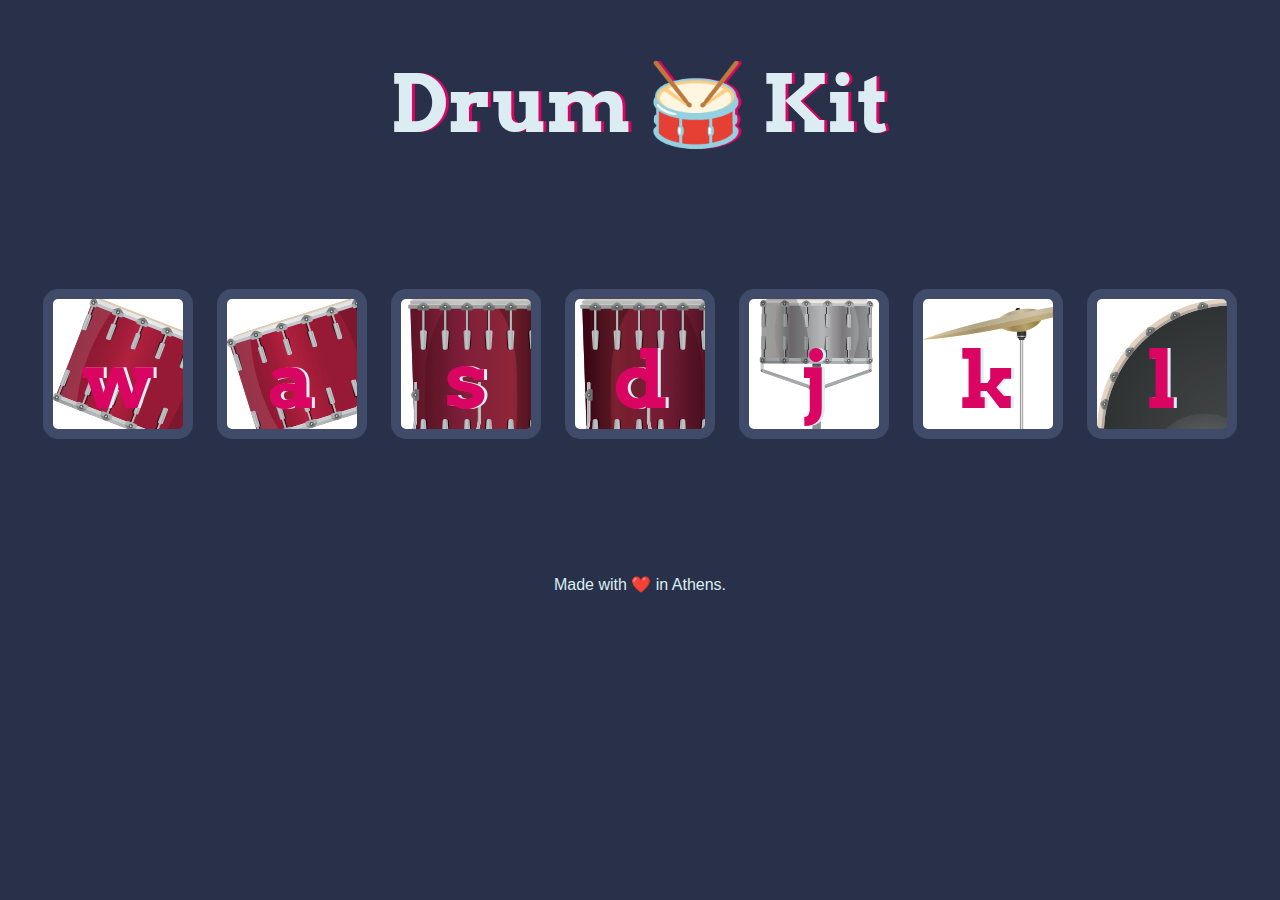
<file: projects/Drum-Kit/index.html>
<!DOCTYPE html>
<html lang="en" dir="ltr">

<head>
  <meta charset="utf-8">
  <title>Drum Kit</title>
  <link rel="stylesheet" href="styles.css">
  <link href="https://fonts.googleapis.com/css?family=Arvo" rel="stylesheet">
</head>

<body>

  <h1 id="title">Drum 🥁 Kit</h1>
  <div class="set">
    <button class="w drum">w</button>
    <button class="a drum">a</button>
    <button class="s drum">s</button>
    <button class="d drum">d</button>
    <button class="j drum">j</button>
    <button class="k drum">k</button>
    <button class="l drum">l</button>
  </div>


  <footer>
    Made with ❤️ in Athens.
  </footer>

  <script src="./index.js"></script>
</body>

</html>
</file>
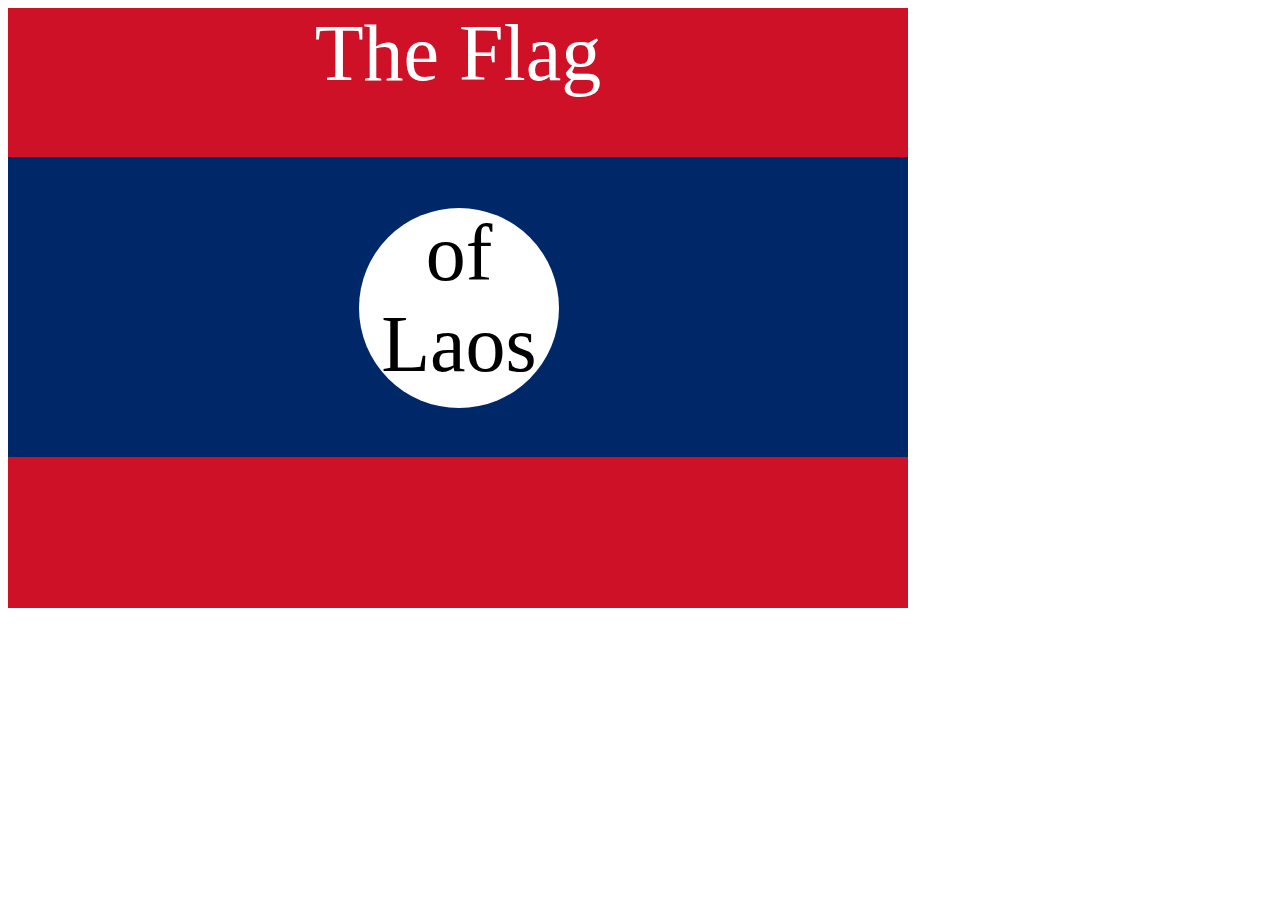
<file: projects/flag/index.html>
<!DOCTYPE html>
<html lang="en">

<head>
  <meta charset="UTF-8">
  <title>CSS Flag Project</title>
  <style>
    .flag {
      width: 900px;
      height: 600px;;
      background-color: #CE1126;
      position: relative;
    }
    
    .flag > p {
      text-align: center;
      color: white;
      position: relative;
      font-size: 80px;
      margin: 0%; 
      padding:  0%;
    }

  .flag > div {
    text-align: center;
    background-color: #002868;
    height: 300px;
    position: relative;
    margin-top: 58px;
  }

  .flag > div > div {
    background-color: white;
    width: 200px;
    height: 200px;
    border-radius: 50%;
    position: relative;
    left: 39%;
    top: 17%;
  }

  p {
    position: absolute;
    font-size: 80px;
    margin-top: 0;
}
  </style>
</head>
<body>
  <div class="flag">
    <p>The Flag</p>
    <div>
      <div>
        <p>of Laos</p>
      </div>
    </div>
  </div>
</body>

</html>
</file>
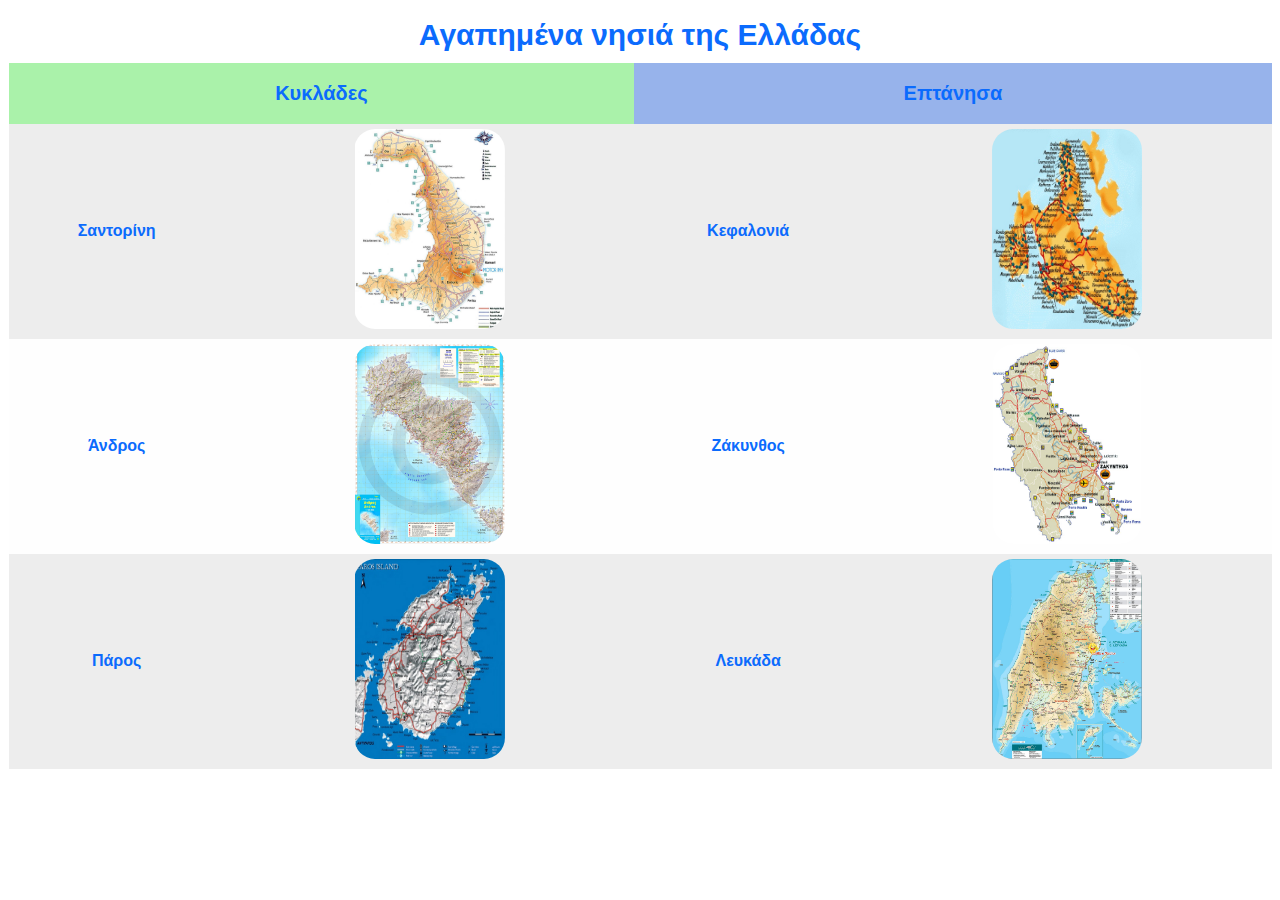
<file: projects/islands/index.html>
<!DOCTYPE html>
<html lang="el">
<head>
    <meta charset="UTF-8">
    <title>Nησιά της Ελλάδας</title>
    <style>
        caption {
            font-weight: bold;
            padding: 10px;
            font-size: 30px;
        }

        table {
            width: 100%;
            color: #0b6bfd;
            font-family: Helvetica;
            border-collapse: collapse;
        }

        th, td {
            border: 1px solid transparent;
            height: 30px;
            transition: all 1.5s;
            font-weight: bold;
            text-align: center;
        }

        th {
            font-size: 20px;
            padding: 15px;
        }

        th.kyklades {
            background-color: #aaf2aa;
        }

        th.eptanisa {
            background-color: #97b3eb;
        }

        td {
            background-color: #FAFAFA;
        }

        tr:nth-child(even) td{
            background-color: #ededed;
        }

        tr:nth-child(odd) td{
            background-color: #FEFEFE;
        }

        tr td:hover {
            background-color: #666;
            color: #fff;
        }

        img {
            border-radius: 25px;
            width: 150px;
            height: 200px;
            padding: 1%;
        }

    </style>
</head>
<body>
    <table>
        <caption>Αγαπημένα νησιά της Ελλάδας</caption>
        <tr>
            <th colspan="2" class="kyklades">Κυκλάδες</th>
            <th colspan="2" class="eptanisa">Επτάνησα</th>
        </tr>
        <tr>
            <td>Σαντορίνη</td>
            <td><a href="https://el.wikipedia.org/wiki/%CE%A3%CE%B1%CE%BD%CF%84%CE%BF%CF%81%CE%AF%CE%BD%CE%B7" target="_blank"><img src="./photos/santorini.jpg" alt="Σαντορίνη" /></a></td>
            <td>Κεφαλονιά</td>
            <td><a href="https://el.wikipedia.org/wiki/%CE%9A%CE%B5%CF%86%CE%B1%CE%BB%CE%BF%CE%BD%CE%B9%CE%AC" target="_blank"><img src="./photos/kefalonia.jpg" alt="Κεφαλονιά"/></a></td>
        </tr>
        <tr>
            <td>Άνδρος</td>
            <td><a href="https://el.wikipedia.org/wiki/%CE%86%CE%BD%CE%B4%CF%81%CE%BF%CF%82" target="_blank"><img src="./photos/andros.jpg" alt="Άνδρος" /></a></td>
            <td>Ζάκυνθος</td>
            <td><a href="https://el.wikipedia.org/wiki/%CE%96%CE%AC%CE%BA%CF%85%CE%BD%CE%B8%CE%BF%CF%82" target="_blank"><img src="./photos/zakynthos.jpg" alt="Ζάκυνθος" /></a></td>
        </tr>
        <tr>
            <td>Πάρος</td>
            <td><a href="https://el.wikipedia.org/wiki/%CE%A0%CE%AC%CF%81%CE%BF%CF%82" target="_blank"><img src="./photos/paros.jpg" alt="Πάρος" /></a></td>
            <td>Λευκάδα</td>
            <td><a href="https://el.wikipedia.org/wiki/%CE%9B%CE%B5%CF%85%CE%BA%CE%AC%CE%B4%CE%B1" target="_blank"><img src="./photos/leykada.jpg" alt="Λευκάδα" /></a></td>
        </tr>
    </table>
 
</body>
</html>
</file>
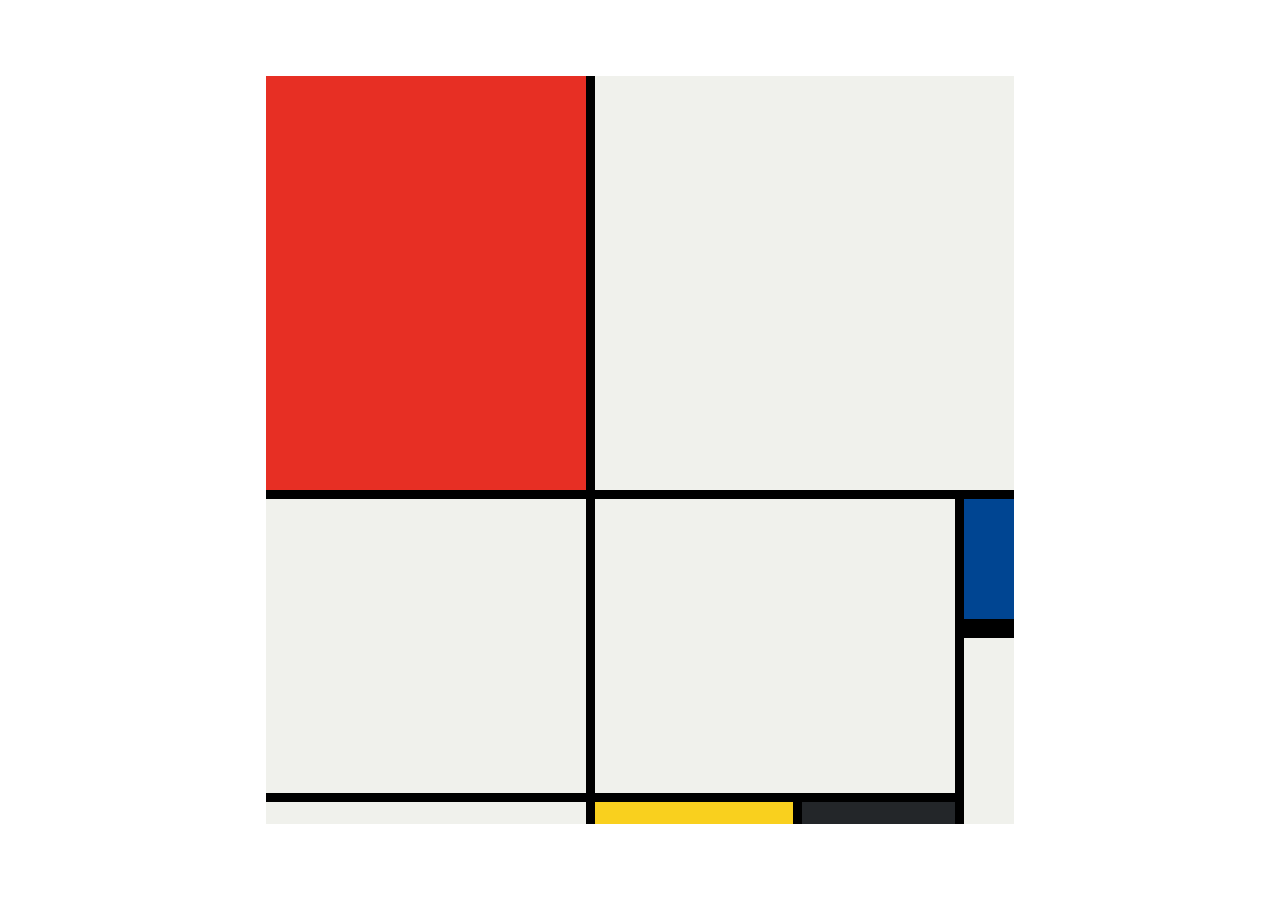
<file: projects/mondrian/index.html>
<!DOCTYPE html>
<html lang="en">

<head>
  <meta charset="UTF-8">
  <meta name="viewport" content="width=device-width, initial-scale=1.0">
  <title>Mondrian Project</title>
  <style>
    body {
      display: flex;
      justify-content: center;
      align-items: center;
      height: 100vh;
      margin: 0;
      padding: 0;
    }
    
    .container {
      display: grid;
      background-color: black;
      height: 748px;
      width: 748px;
      grid-template-columns: 320px 198px 153px 50px;
      grid-template-rows: 414px 130px 155px 22px;
      gap: 9px;
    }
    .red {
      background-color: #E72F24;
    }

    .white {
      background-color: #F0F1EC;
    }

    .white-1 {
      grid-column: span 3;
    }

    .white-2, .white-3 {
      grid-row: span 2;
    }

    .white-3 {
      grid-column: span 2;
    }

    .white-4 {
      grid-row: span 2;
    }

    .blue {
      background-color: #004592;
      border-bottom: 10px solid black;
    }
    .yellow {
      background-color: #F9D01E;
    }
    .black {
      background-color: #232629;
    }


  
  </style>
</head>

<body>
  <div class="container">
    <div class="red"></div>
    <div class="white white-1" ></div>
    <div class="white white-2" ></div>
    <div class="white white-3" ></div>
    <div class="blue" ></div>
    <div class="white white-4" ></div>
    <div class="white white-5" ></div>
    <div class="yellow" ></div>
    <div class="black" ></div>
  </div>
</body>

</html>
</file>
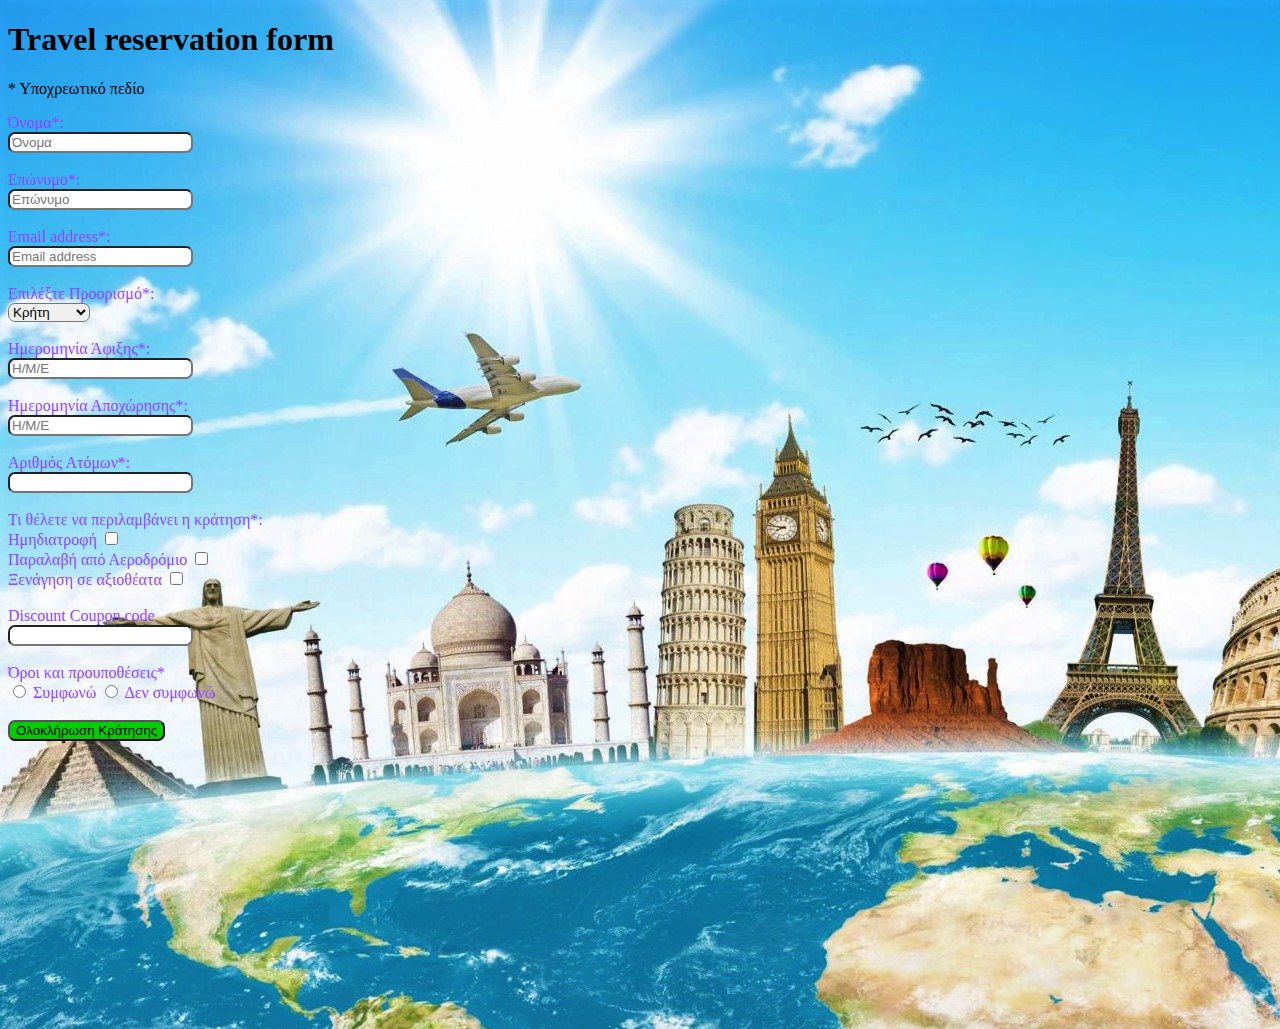
<file: projects/travel/index.html>
<!DOCTYPE html>
<head>
    <meta charset="UTF-8">
    <title>Travel Reservation</title>
    <style>
        body {
            background-image: url(./images/pic.jpeg);
            height: 1000px;
        }

        .input-field {
            border-radius: 7px;
        }
        
        input[type=submit] {
            background-color: #00cc00; 
        }

        input[type=submit]:hover {
            background-color: #00ff00;
        }

        .attributes {
            color: #9047ff;
        }
    </style>
</head>
<body>
    <h1>Travel reservation form</h1>
    <p>* Υποχρεωτικό πεδίο</p>

    <form>
        <label for="onoma" class="attributes">Όνομα*:</label><br>
        <input class="input-field" type="text" id="onoma" name="onoma" placeholder="Όνομα"><br><br>

        <label for="eponimo" class="attributes">Επώνυμο*:</label><br>
        <input class="input-field" type="text" id="eponimo" name="eponimo" placeholder="Επώνυμο"><br><br>

        <label for="email" class="attributes">Email address*:</label><br>
        <input class="input-field" type="email" id="email" name="email" placeholder="Email address"><br><br>

        <label for="proorismo" class="attributes">Επιλέξτε Προορισμό*:</label><br>
        <select class="input-field" id="proorismo" name="proorismo">
            <option value="kriti">Κρήτη</option>
            <option value="santorini">Σαντορίνη</option>
            <option value="zakintho">Ζάκυνθο</option>
            <option value="serifo">Σέριφο</option>
        </select><br><br>

        <label for="afixi" class="attributes">Ημερομηνία Άφιξης*:</label><br>
        <input class="input-field" type="text" id="afixi" name="afixi" placeholder="Η/Μ/Ε"><br><br>

        <label for="apoxorisi" class="attributes">Ημερομηνία Αποχώρησης*:</label><br>
        <input class="input-field" type="text" id="apoxorisi" name="apoxorisi" placeholder="Η/Μ/Ε"><br><br>


        <label for="atoma" class="attributes">Αριθμός Ατόμων*:</label><br>
        <input class="input-field" type="number" id="atoma" name="atoma"><br><br>

        <label class="attributes">Τι θέλετε να περιλαμβάνει η κράτηση*:</label><br>
        <label for="imidiatrofi" class="attributes">Ημηδιατροφή</label>
        <input type="checkbox" id="imidiatrofi" name="imidiatrofi" value="imidiatrofi"><br>
        <label for="aerodromio" class="attributes">Παραλαβή από Αεροδρόμιο</label>
        <input type="checkbox" id="aerodromio" name="aerodromio" value="aerodromio"><br>
        <label for="xenagisi" class="attributes">Ξενάγηση σε αξιοθέατα</label>
        <input type="checkbox" id="xenagisi" name="xenagisi" value="xenagisi"><br><br>

        <label for="discount" class="attributes">Discount Coupon code</label><br>
        <input class="input-field" type="text" id="discount" name="discount"><br><br>

        <label class="attributes">Όροι και προυποθέσεις*</label><br>
        <input type="radio" id="simfono" name="oroi" value="simfono">
        <label for="simfono" class="attributes">Συμφωνώ</label>
        <input type="radio" id="diafono" name="oroi" value="diafono">
        <label for="diafono" class="attributes">Δεν συμφωνώ</label><br><br>

        <input class="input-field" type="submit" value="Ολοκλήρωση Κράτησης">
    </form>
</body>
</html>
</file>
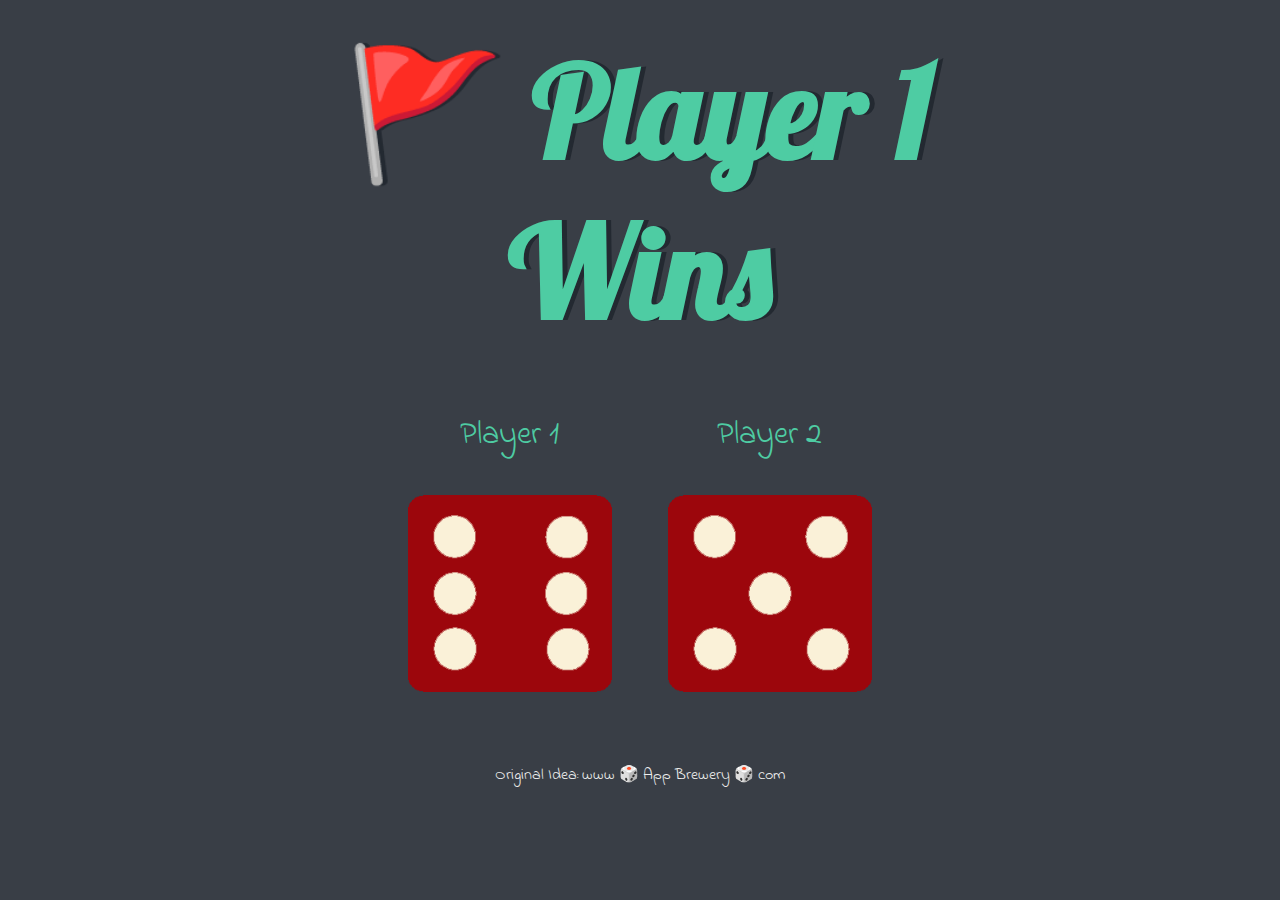
<file: projects/Dicee/dicee.html>
<!DOCTYPE html>
<html lang="en" dir="ltr">
  <head>
    <meta charset="utf-8">
    <title>Dicee</title>
    <link rel="stylesheet" href="styles.css">
    <link href="https://fonts.googleapis.com/css?family=Indie+Flower|Lobster" rel="stylesheet">

  </head>
  <body>

    <div class="container">
      <h1>Refresh Me</h1>

      <div class="dice">
        <p>Player 1</p>
        <img class="img1" src="./images/dice6.png">
      </div>

      <div class="dice">
        <p>Player 2</p>
        <img class="img2" src="./images/dice6.png">
      </div>

    </div>

    
  <script src="index.js"></script>
  </body>

  <footer>
    Original Idea: www 🎲 App Brewery 🎲 com
  </footer>
</html>
</file>
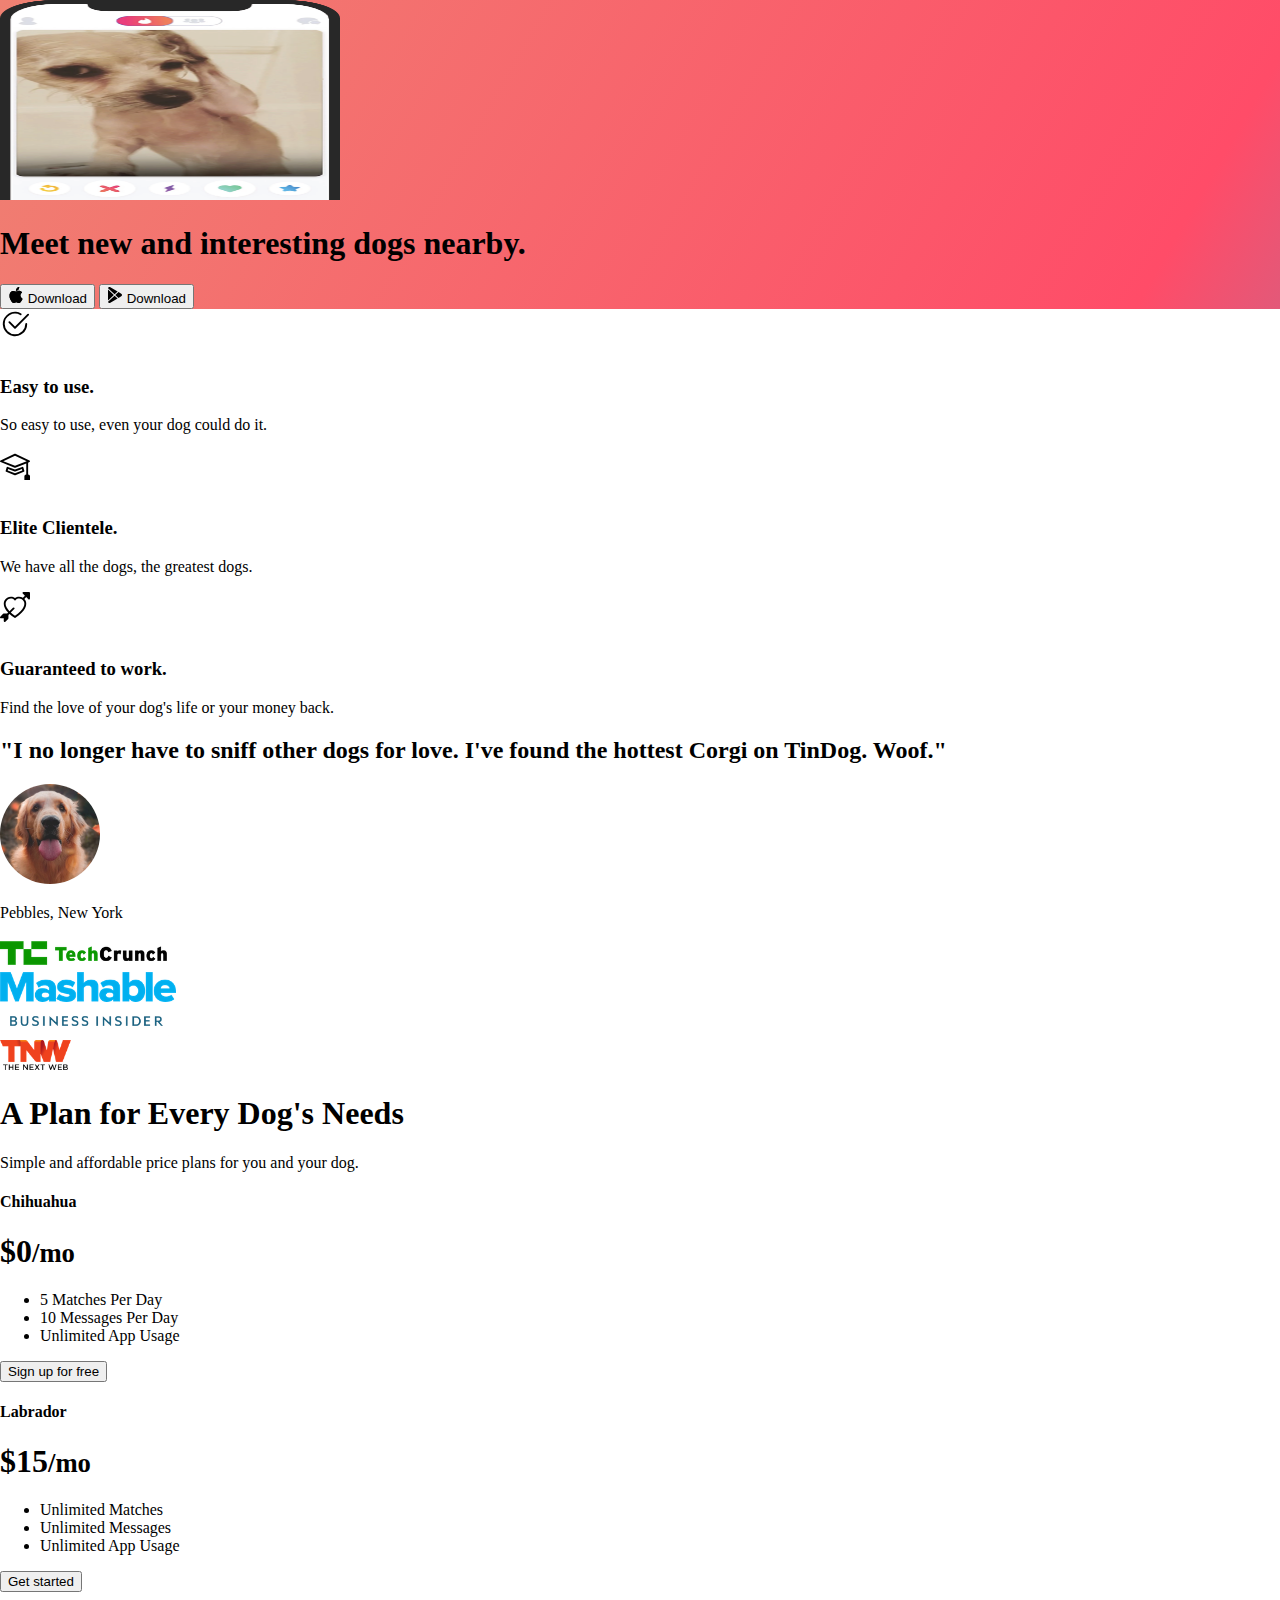
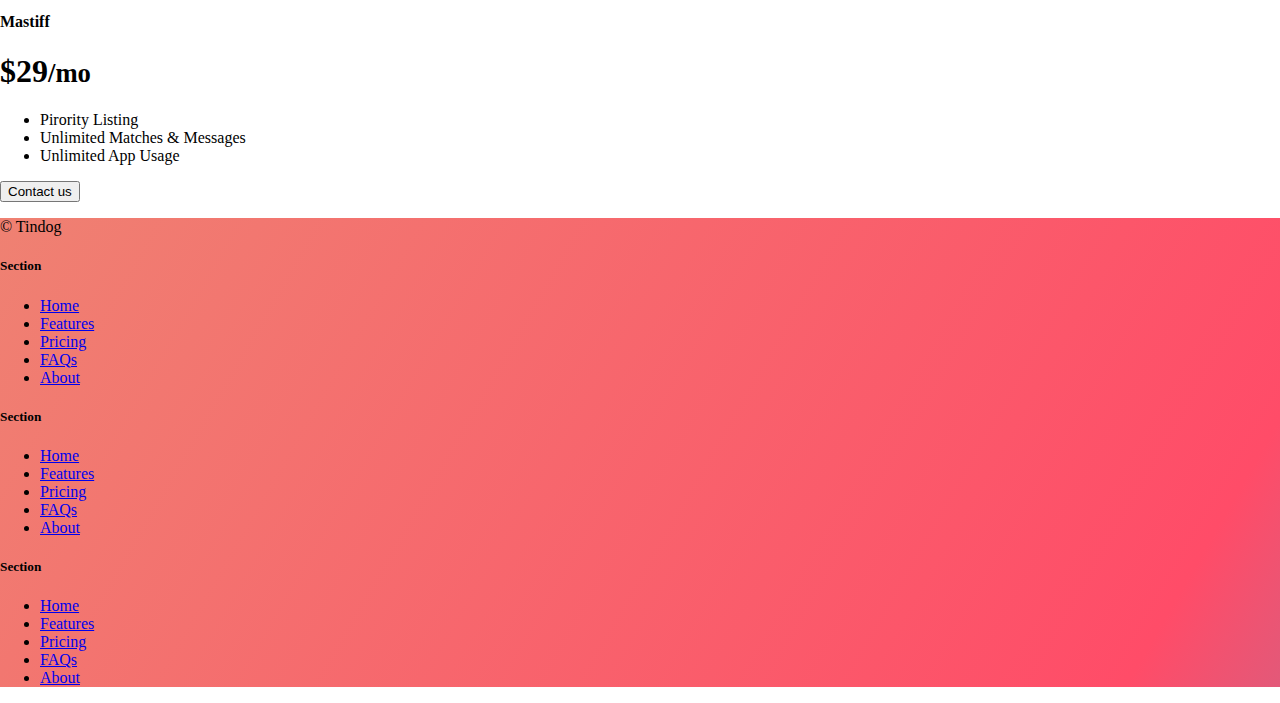
<file: projects/tindog/tindog.html>
<!DOCTYPE html>
<html lang="en">

<head>
  <meta charset="UTF-8">
  <meta name="viewport" content="width=device-width, initial-scale=1.0">
  <title>TinDog</title>
  <link rel="stylesheet" href="./css/style.css">
  <link href="https://cdn.jsdelivr.net/npm/bootstrap@5.3.0-alpha3/dist/css/bootstrap.min.css" rel="stylesheet" 
  integrity="sha384-KK94CHFLLe+nY2dmCWGMq91rCGa5gtU4mk92HdvYe+M/SXH301p5ILy+dN9+nJOZ" crossorigin="anonymous">
</head>

<body>

  <!-- Title -->
  <section id="title" class="gradient-background">

    <div class="container col-xxl-8 px-4 pt-5">
    <div class="row flex-lg-row-reverse align-items-center g-5 pt-5">
      <div class="col-10 col-sm-8 col-lg-6">
       <img src="./images/iphone.png" class="d-block mx-lg-auto img-fluid" alt="Dog Selfie" width="340" height="200" loading="lazy">
      </div>
      <div class="col-lg-6">
        <h1 class="display-5 fw-bold text-body-emphasis lh-1 mb-3">Meet new and interesting dogs nearby.</h1>
        <div class="d-grid gap-2 d-md-flex justify-content-md-start">
        <!-- buttons-->
        <button type="button" class="btn btn-light btn-lg px-4 me-md-2"  
        class="bi bi-apple mb-1" viewBox="0 0 16 16 width="16 height="16" fill="currentColor"
        class="bi bi-apple mb-1" viewBox="0 0 16 16"> 
          <svg xmlns="http://www.w3.org/2000/svg" width="16" height="16" fill="currentColor" class="bi bi-apple mb-1" viewBox="0 0 16 16">
          <path d="M11.182.008C11.148-.03 9.923.023 8.857 1.18c-1.066 1.156-.902 2.482-.878 2.516.024.034 1.52.087 2.475-1.258.955-1.345.762-2.391.728-2.43Zm3.314 11.733c-.048-.096-2.325-1.234-2.113-3.422.212-2.189 1.675-2.789 1.698-2.854.023-.065-.597-.79-1.254-1.157a3.692 3.692 0 0 0-1.563-.434c-.108-.003-.483-.095-1.254.116-.508.139-1.653.589-1.968.607-.316.018-1.256-.522-2.267-.665-.647-.125-1.333.131-1.824.328-.49.196-1.422.754-2.074 2.237-.652 1.482-.311 3.83-.067 4.56.244.729.625 1.924 1.273 2.796.576.984 1.34 1.667 1.659 1.899.319.232 1.219.386 1.843.067.502-.308 1.408-.485 1.766-.472.357.013 1.061.154 1.782.539.571.197 1.111.115 1.652-.105.541-.221 1.324-1.059 2.238-2.758.347-.79.505-1.217.473-1.282Z" />
          <path d="M11.182.008C11.148-.03 9.923.023 8.857 1.18c-1.066 1.156-.902 2.482-.878 2.516.024.034 1.52.087 2.475-1.258.955-1.345.762-2.391.728-2.43Zm3.314 11.733c-.048-.096-2.325-1.234-2.113-3.422.212-2.189 1.675-2.789 1.698-2.854.023-.065-.597-.79-1.254-1.157a3.692 3.692 0 0 0-1.563-.434c-.108-.003-.483-.095-1.254.116-.508.139-1.653.589-1.968.607-.316.018-1.256-.522-2.267-.665-.647-.125-1.333.131-1.824.328-.49.196-1.422.754-2.074 2.237-.652 1.482-.311 3.83-.067 4.56.244.729.625 1.924 1.273 2.796.576.984 1.34 1.667 1.659 1.899.319.232 1.219.386 1.843.067.502-.308 1.408-.485 1.766-.472.357.013 1.061.154 1.782.539.571.197 1.111.115 1.652-.105.541-.221 1.324-1.059 2.238-2.758.347-.79.505-1.217.473-1.282Z" />
          </svg> Download</button>
          <button type="button" class="btn btn-outline-light btn-lg"> 
          <svg xmlns="http://www.w3.org/2000/svg" width="16" height="16" fill="currentColor"
            class="bi bi-google-play mb-1" viewBox="0 0 16 16"><path d="M14.222 9.374c1.037-.61 1.037-2.137 0-2.748L11.528 5.04 8.32 8l3.207 2.96 2.694-1.586Zm-3.595 2.116L7.583 8.68 1.03 14.73c.201 1.029 1.36 1.61 2.303 1.055l7.294-4.295ZM1 13.396V2.603L6.846 8 1 13.396ZM1.03 1.27l6.553 6.05 3.044-2.81L3.333.215C2.39-.341 1.231.24 1.03 1.27Z" />
          </svg> Download</button>
          </div>
        </div>
      </div>
    </div>
  </section>

  <!-- Features -->
  <section id="features">
    <div class="container mt-5">
    <div class="row g-4 py-5 row-cols-1 row-cols-lg-3">
      <div class="col d-flex align-items-start">
        <div class="icon-square text-body-emphasis bg-body-secondary d-inline-flex align-items-center justify-content-center fs-4 flex-shrink-0 me-3">
          <svg xmlns="http://www.w3.org/2000/svg" height="30" fill="currentColor" class="bi bi-check2-circle"
            viewBox="0 0 16 16">
            <path
            d="M2.5 8a5.5 5.5 0 0 1 8.25-4.764.5.5 0 0 0 .5-.866A6.5 6.5 0 1 0 14.5 8a.5.5 0 0 0-1 0 5.5 5.5 0 1 1-11 0z" />
            <path
            d="M15.354 3.354a.5.5 0 0 0-.708-.708L8 9.293 5.354 6.646a.5.5 0 1 0-.708.708l3 3a.5.5 0 0 0 .708 0l7-7z" />
          </svg>
        </div>
        <div>
          <h3 class="fs-2">Easy to use.</h3>
          <p>So easy to use, even your dog could do it.</p>
        </div>
      </div>
      <div class="col d-flex align-items-start">
        <div class="icon-square text-body-emphasis bg-body-secondary d-inline-flex align-items-center justify-content-center fs-4 flex-shrink-0 me-3">
          <svg xmlns="http://www.w3.org/2000/svg" height="30" fill="currentColor" class="bi bi-mortarboard" viewBox="0 0 16 16">
            <path d="M8.211 2.047a.5.5 0 0 0-.422 0l-7.5 3.5a.5.5 0 0 0 .025.917l7.5 3a.5.5 0 0 0 .372 0L14 7.14V13a1 1 0 0 0-1 1v2h3v-2a1 1 0 0 0-1-1V6.739l.686-.275a.5.5 0 0 0 .025-.917l-7.5-3.5ZM8 8.46 1.758 5.965 8 3.052l6.242 2.913L8 8.46Z"/>
            <path d="M4.176 9.032a.5.5 0 0 0-.656.327l-.5 1.7a.5.5 0 0 0 .294.605l4.5 1.8a.5.5 0 0 0 .372 0l4.5-1.8a.5.5 0 0 0 .294-.605l-.5-1.7a.5.5 0 0 0-.656-.327L8 10.466 4.176 9.032Zm-.068 1.873.22-.748 3.496 1.311a.5.5 0 0 0 .352 0l3.496-1.311.22.748L8 12.46l-3.892-1.556Z"/>
          </svg>
        </div>
        <div>
          <h3 class="fs-2">Elite Clientele.</h3>
          <p>We have all the dogs, the greatest dogs.</p>
        </div>
      </div>
      <div class="col d-flex align-items-start">
        <div class="icon-square text-body-emphasis bg-body-secondary d-inline-flex align-items-center justify-content-center fs-4 flex-shrink-0 me-3">
          <svg xmlns="http://www.w3.org/2000/svg" height="30" fill="currentColor" class="bi bi-arrow-through-heart"
            viewBox="0 0 16 16">
            <path fill-rule="evenodd"
            d="M2.854 15.854A.5.5 0 0 1 2 15.5V14H.5a.5.5 0 0 1-.354-.854l1.5-1.5A.5.5 0 0 1 2 11.5h1.793l.53-.53c-.771-.802-1.328-1.58-1.704-2.32-.798-1.575-.775-2.996-.213-4.092C3.426 2.565 6.18 1.809 8 3.233c1.25-.98 2.944-.928 4.212-.152L13.292 2 12.147.854A.5.5 0 0 1 12.5 0h3a.5.5 0 0 1 .5.5v3a.5.5 0 0 1-.854.354L14 2.707l-1.006 1.006c.236.248.44.531.6.845.562 1.096.585 2.517-.213 4.092-.793 1.563-2.395 3.288-5.105 5.08L8 13.912l-.276-.182a21.86 21.86 0 0 1-2.685-2.062l-.539.54V14a.5.5 0 0 1-.146.354l-1.5 1.5Zm2.893-4.894A20.419 20.419 0 0 0 8 12.71c2.456-1.666 3.827-3.207 4.489-4.512.679-1.34.607-2.42.215-3.185-.817-1.595-3.087-2.054-4.346-.761L8 4.62l-.358-.368c-1.259-1.293-3.53-.834-4.346.761-.392.766-.464 1.845.215 3.185.323.636.815 1.33 1.519 2.065l1.866-1.867a.5.5 0 1 1 .708.708L5.747 10.96Z" />
          </svg>
        </div>
        <div>
          <h3 class="fs-2">Guaranteed to work.</h3>
          <p>Find the love of your dog's life or your money back.</p>
        </div>
      </div>
    </div>
  </div>

    </div>

  </section>
  <!-- Testimonial -->
  <section id="testimonial">
    <div class="my-5"> 
      <div class="p-5 text-center bg-body-tertiary">
        <div class="container py-5">
          <h2 class="text-body-emphasis mb-5">"I no longer have to sniff other dogs for love. I've found the hottest Corgi on TinDog. Woof."</h2>
          <img class="profile-img mt-2" src="./images/dog-img.jpg" alt="dog"/>
          <p class="col-lg-8 mx-auto lead mt-2 mb-5">
          Pebbles, New York</p>

          <div class="container">
          <div class="row">
            <div class="col-lg-3 col-sm-12">
              <img src="./images/techcrunch.png" alt="techcrunch" height="30">
            </div>
            <div class="col-lg-3 col-sm-12">
              <img src="./images/mashable.png" alt="mashable" height="30">
            </div>
            <div class="col-lg-3 col-sm-12">
              <img src="./images/bizinsider.png" alt="bizinsider" height="30">
            </div>
            <div class="col-lg-3 col-sm-12">
              <img src="./images/tnw.png" alt="tnw" height="30">
            </div>
          </div>
        </div>
      </div>
    </div>
  </div>
  </section>
  <!-- Pricing -->
  <section id="pricing">
    <div class="container">
          <div class="pricing-header p-3 pb-md-4 mx-auto text-center mt-5">
            <h1 class="display-4 fw-normal">A Plan for Every Dog's Needs</h1>
            <p class="fs-5 text-body-secondary">Simple and affordable price plans for you and your dog.</p>
          </div>
        </header>
      
        <main>
          <div class="row row-cols-1 row-cols-md-3 mb-3 text-center">
            <div class="col">
              <div class="card mb-4 rounded-3 shadow-sm">
                <div class="card-header py-3">
                  <h4 class="my-0 fw-normal">Chihuahua</h4>
                </div>
                <div class="card-body">
                  <h1 class="card-title pricing-card-title">$0<small class="text-body-secondary fw-light">/mo</small></h1>
                  <ul class="list-unstyled mt-3 mb-4">
                    <li>5 Matches Per Day</li>
                    <li>10 Messages Per Day</li>
                    <li>Unlimited App Usage</li>
                  </ul>
                  <button type="button" class="w-100 btn btn-lg btn-outline-dark">Sign up for free</button>
                </div>
              </div>
            </div>
            <div class="col">
              <div class="card mb-4 rounded-3 shadow-sm">
                <div class="card-header py-3">
                  <h4 class="my-0 fw-normal">Labrador</h4>
                </div>
                <div class="card-body">
                  <h1 class="card-title pricing-card-title">$15<small class="text-body-secondary fw-light">/mo</small></h1>
                  <ul class="list-unstyled mt-3 mb-4">
                    <li>Unlimited Matches</li>
                    <li>Unlimited Messages</li>
                    <li>Unlimited App Usage</li>
                  </ul>
                  <button type="button" class="w-100 btn btn-lg btn-dark">Get started</button>
                </div>
              </div>
            </div>
            <div class="col">
              <div class="card mb-4 rounded-3 shadow-sm border-dark">
                <div class="card-header py-3 text-bg-dark border-dark">
                  <h4 class="my-0 fw-normal">Mastiff</h4>
                </div>
                <div class="card-body">
                  <h1 class="card-title pricing-card-title">$29<small class="text-body-secondary fw-light">/mo</small></h1>
                  <ul class="list-unstyled mt-3 mb-4">
                    <li>Pirority Listing</li>
                    <li>Unlimited Matches & Messages</li>
                    <li>Unlimited App Usage</li>
                  </ul>
                  <button type="button" class="w-100 btn btn-lg btn-dark">Contact us</button>
                </div>
              </div>
            </div>
          </div>
    </div>
  </section>
  <!-- Footer -->
  <section id="footer">
    <div class="gradient-background">
      <div class="container">
        <footer class="row row-cols-1 row-cols-sm-2 row-cols-md-5 py-5 my-5 mb-0">
          <div class="col mb-3 ">
          
            <p class="text-body-secondary">© Tindog</p>
          </div>
    
          <div class="col mb-3">
      
          </div>
      
          <div class="col mb-3">
            <h5>Section</h5>
            <ul class="nav flex-column">
              <li class="nav-item mb-2"><a href="#" class="nav-link p-0 text-body-secondary">Home</a></li>
              <li class="nav-item mb-2"><a href="#" class="nav-link p-0 text-body-secondary">Features</a></li>
              <li class="nav-item mb-2"><a href="#" class="nav-link p-0 text-body-secondary">Pricing</a></li>
              <li class="nav-item mb-2"><a href="#" class="nav-link p-0 text-body-secondary">FAQs</a></li>
              <li class="nav-item mb-2"><a href="#" class="nav-link p-0 text-body-secondary">About</a></li>
            </ul>
          </div>
      
          <div class="col mb-3">
            <h5>Section</h5>
            <ul class="nav flex-column">
              <li class="nav-item mb-2"><a href="#" class="nav-link p-0 text-body-secondary">Home</a></li>
              <li class="nav-item mb-2"><a href="#" class="nav-link p-0 text-body-secondary">Features</a></li>
              <li class="nav-item mb-2"><a href="#" class="nav-link p-0 text-body-secondary">Pricing</a></li>
              <li class="nav-item mb-2"><a href="#" class="nav-link p-0 text-body-secondary">FAQs</a></li>
              <li class="nav-item mb-2"><a href="#" class="nav-link p-0 text-body-secondary">About</a></li>
            </ul>
          </div>
      
          <div class="col mb-3">
            <h5>Section</h5>
            <ul class="nav flex-column">
              <li class="nav-item mb-2"><a href="#" class="nav-link p-0 text-body-secondary">Home</a></li>
              <li class="nav-item mb-2"><a href="#" class="nav-link p-0 text-body-secondary">Features</a></li>
              <li class="nav-item mb-2"><a href="#" class="nav-link p-0 text-body-secondary">Pricing</a></li>
              <li class="nav-item mb-2"><a href="#" class="nav-link p-0 text-body-secondary">FAQs</a></li>
              <li class="nav-item mb-2"><a href="#" class="nav-link p-0 text-body-secondary">About</a></li>
            </ul>
          </div>
        </footer>

      </div>
    </div>
  </section>

  <script src="https://cdn.jsdelivr.net/npm/bootstrap@5.3.0-alpha3/dist/js/bootstrap.bundle.min.js" 
  integrity="sha384-ENjdO4Dr2bkBIFxQpeoTz1HIcje39Wm4jDKdf19U8gI4ddQ3GYNS7NTKfAdVQSZe" crossorigin="anonymous"></script>
</body>

</html>
</file>
<file: projects/Drum-Kit/styles.css>
body {
  text-align: center;
  background-color: #283149;
}

h1 {
  font-size: 5rem;
  color: #DBEDF3;
  font-family: "Arvo", cursive;
  text-shadow: 3px 0 #DA0463;

}

footer {
  color: #DBEDF3;
  font-family: sans-serif;
}

.w {
  background-image: url(./images/tom1.png);
}

.a {
  background-image: url(./images/tom2.png);
}

.s {
  background-image: url(./images/tom3.png);
}

.d {
  background-image: url(./images/tom4.png);
}

.j {
  background-image: url(./images/snare.png);
}

.k {
  background-image: url(./images/crash.png);
}

.l {
  background-image: url(./images/kick.png);
}

.set {
  margin: 10% auto;
}

.game-over {
  background-color: red;
  opacity: 0.8;
}

.pressed {
  box-shadow: 0 3px 4px 0 #DBEDF3;
  opacity: 0.5;
}

.red {
  color: red;
}

.drum {
  outline: none;
  border: 10px solid #404B69;
  font-size: 5rem;
  font-family: 'Arvo', cursive;
  line-height: 2;
  font-weight: 900;
  color: #DA0463;
  text-shadow: 3px 0 #DBEDF3;
  border-radius: 15px;
  display: inline-block;
  width: 150px;
  height: 150px;
  text-align: center;
  margin: 10px;
  background-color: white;
}
</file>
<file: projects/Dicee/styles.css>
.container {
  width: 70%;
  margin: auto;
  text-align: center;
}

.dice {
  text-align: center;
  display: inline-block;
}

body {
  background-color: #393E46;
}

h1 {
  margin: 30px;
  font-family: 'Lobster', cursive;
  text-shadow: 5px 0 #232931;
  font-size: 8rem;
  color: #4ECCA3;
}

p {
  font-size: 2rem;
  color: #4ECCA3;
  font-family: 'Indie Flower', cursive;
}

img {
  width: 80%;
}

footer {
  margin-top: 5%;
  color: #EEEEEE;
  text-align: center;
  font-family: 'Indie Flower', cursive;
}
</file>
<file: projects/tindog/css/style.css>
body{
  margin: 0;
  padding: 0;
}
.gradient-background {
  background: linear-gradient(300deg, #00bfff, #ff4c68, #ef8172);
  background-size: 180% 180%;
  animation: gradient-animation 18s ease infinite;
}

@keyframes gradient-animation {
  0% {
    background-position: 0% 50%;
  }
  50% {
    background-position: 100% 50%;
  }
  100% {
    background-position: 0% 50%;
  }
}

.icon-square {
  width: 3rem;
  height: 3rem;
  border-radius: 0.75rem;
}

.profile-img {
  height: 100px;
  border-radius: 50%;
}
</file>
